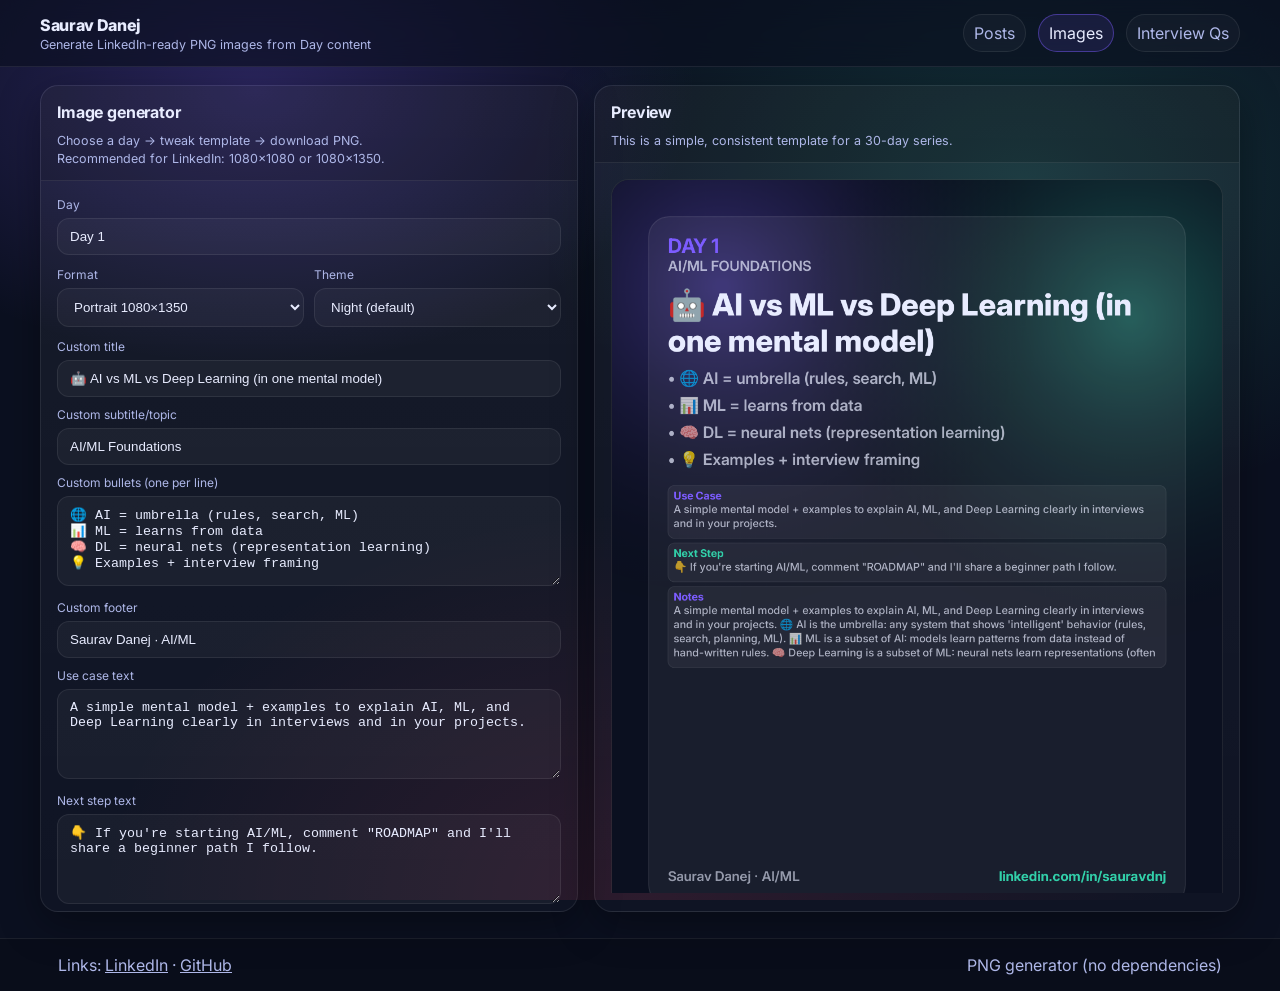
<file: images.html>
<!doctype html>
<html lang="en">
  <head>
    <meta charset="UTF-8" />
    <meta name="viewport" content="width=device-width, initial-scale=1.0" />
    <title>Images · Saurav Danej · LinkedIn Post Generator</title>
    <link rel="stylesheet" href="./styles.css" />
    <link rel="preconnect" href="https://fonts.googleapis.com" />
    <link rel="preconnect" href="https://fonts.gstatic.com" crossorigin />
    <link
      href="https://fonts.googleapis.com/css2?family=Inter:wght@400;500;600;700&display=swap"
      rel="stylesheet"
    />
    <style>
      .gen {
        display: grid;
        grid-template-columns: 1fr 1.2fr;
        gap: 16px;
        padding: 18px 0 26px;
      }
      @media (max-width: 980px) {
        .gen {
          grid-template-columns: 1fr;
        }
      }
      canvas {
        width: 100%;
        height: auto;
        border-radius: 18px;
        border: 1px solid var(--line);
        background: rgba(0, 0, 0, 0.2);
      }
      .row {
        display: flex;
        gap: 10px;
        flex-wrap: wrap;
        margin-top: 12px;
      }
      .small {
        font-size: 12.5px;
        color: var(--muted);
        line-height: 1.45;
      }
      .label {
        font-size: 12px;
        color: var(--muted);
        margin-bottom: 6px;
      }
      .field {
        width: 100%;
      }
      textarea.field {
        min-height: 90px;
        resize: vertical;
      }
    </style>
  </head>
  <body>
    <header class="topbar">
      <div class="container topbar__inner">
        <div class="brand">
          <div class="brand__title">Saurav Danej</div>
          <div class="brand__sub">Generate LinkedIn-ready PNG images from Day content</div>
        </div>
        <nav class="nav">
          <a class="nav__link" href="./index.html">Posts</a>
          <a class="nav__link" href="./images.html" aria-current="page">Images</a>
          <a class="nav__link" href="./interview.html">Interview Qs</a>
        </nav>
      </div>
    </header>

    <main class="container gen">
      <section class="panel">
        <div class="panel__header">
          <h1 class="h1">Image generator</h1>
          <div class="small" style="margin-top: 10px">
            Choose a day → tweak template → download PNG.
            <br />
            Recommended for LinkedIn: 1080×1080 or 1080×1350.
          </div>
        </div>
        <div class="detail">
          <div class="label">Day</div>
          <input id="dayInput" class="input field" list="dayList" placeholder="Type: Day 1, Day 12..." />
          <datalist id="dayList"></datalist>

          <div class="row">
            <div style="flex: 1 1 160px">
              <div class="label">Format</div>
              <select id="format" class="select field">
                <option value="1080x1080">Square 1080×1080</option>
                <option value="1080x1350" selected>Portrait 1080×1350</option>
              </select>
            </div>
            <div style="flex: 1 1 160px">
              <div class="label">Theme</div>
              <select id="theme" class="select field">
                <option value="night" selected>Night (default)</option>
                <option value="light">Light</option>
              </select>
            </div>
          </div>

          <div class="row">
            <div style="flex: 1 1 100%">
              <div class="label">Custom title</div>
              <input id="customTitle" class="input field" placeholder="Write your own post title..." />
            </div>
            <div style="flex: 1 1 100%">
              <div class="label">Custom subtitle/topic</div>
              <input id="customTopic" class="input field" placeholder="Example: RAG | AI Agents | Python" />
            </div>
            <div style="flex: 1 1 100%">
              <div class="label">Custom bullets (one per line)</div>
              <textarea id="customBullets" class="input field" placeholder="Write bullet 1&#10;Write bullet 2&#10;Write bullet 3"></textarea>
            </div>
            <div style="flex: 1 1 100%">
              <div class="label">Custom footer</div>
              <input id="customFooter" class="input field" placeholder="Example: Saurav Danej | linkedin.com/in/sauravdnj" />
            </div>
            <div style="flex: 1 1 100%">
              <div class="label">Use case text</div>
              <textarea id="customUseCase" class="input field" placeholder="Where to use this in real project..."></textarea>
            </div>
            <div style="flex: 1 1 100%">
              <div class="label">Next step text</div>
              <textarea id="customNextStep" class="input field" placeholder="Step-by-step next action..."></textarea>
            </div>
            <div style="flex: 1 1 100%">
              <div class="label">Notes text</div>
              <textarea id="customDetails" class="input field" placeholder="Additional normal notes..."></textarea>
            </div>
          </div>

          <div class="row">
            <button id="download" class="btn btn--accent">Download PNG</button>
            <button id="copytitle" class="btn">Copy title</button>
            <button id="copybullets" class="btn">Copy bullets</button>
            <button id="reset" class="btn">Reset from selected day</button>
          </div>

          <div class="mono" id="previewText" style="margin-top: 12px"></div>
        </div>
      </section>

      <section class="panel">
        <div class="panel__header">
          <h1 class="h1">Preview</h1>
          <div class="small" style="margin-top: 10px">
            This is a simple, consistent template for a 30-day series.
          </div>
        </div>
        <div class="detail">
          <canvas id="c" width="1080" height="1350"></canvas>
        </div>
      </section>
    </main>

    <footer class="footer">
      <div class="container footer__inner">
        <div class="muted">
          Links:
          <a href="https://linkedin.com/in/sauravdnj" target="_blank" rel="noreferrer">LinkedIn</a>
          ·
          <a href="https://github.com/SauravDnj/" target="_blank" rel="noreferrer">GitHub</a>
        </div>
        <div class="muted">PNG generator (no dependencies)</div>
      </div>
    </footer>

    <script>
      const $ = (s) => document.querySelector(s);
      const clamp = (n, a, b) => Math.max(a, Math.min(b, n));

      function wrapLines(ctx, text, maxWidth) {
        function splitLongToken(token, width) {
          const out = [];
          let chunk = "";
          for (const ch of token) {
            const next = chunk + ch;
            if (ctx.measureText(next).width <= width) {
              chunk = next;
            } else {
              if (chunk) out.push(chunk);
              chunk = ch;
            }
          }
          if (chunk) out.push(chunk);
          return out;
        }

        const words = text.split(/\s+/).filter(Boolean);
        const lines = [];
        let line = "";
        for (const w of words) {
          const chunks = ctx.measureText(w).width <= maxWidth ? [w] : splitLongToken(w, maxWidth);
          for (const part of chunks) {
            const test = line ? line + " " + part : part;
            if (ctx.measureText(test).width <= maxWidth) line = test;
            else {
              if (line) lines.push(line);
              line = part;
            }
          }
        }
        if (line) lines.push(line);
        return lines;
      }

      function wrapLinesLimited(ctx, text, maxWidth, maxLines) {
        const lines = wrapLines(ctx, text, maxWidth);
        if (lines.length <= maxLines) return lines;
        const out = lines.slice(0, maxLines);
        out[maxLines - 1] = ellipsisLine(ctx, out[maxLines - 1], maxWidth);
        return out;
      }

      function ellipsisLine(ctx, text, maxWidth) {
        if (ctx.measureText(text).width <= maxWidth) return text;
        const suffix = "...";
        let s = text;
        while (s.length > 0 && ctx.measureText(s + suffix).width > maxWidth) {
          s = s.slice(0, -1);
        }
        return s + suffix;
      }

      function drawRoundedRect(ctx, x, y, w, h, r) {
        const rr = clamp(r, 0, Math.min(w, h) / 2);
        ctx.beginPath();
        ctx.moveTo(x + rr, y);
        ctx.arcTo(x + w, y, x + w, y + h, rr);
        ctx.arcTo(x + w, y + h, x, y + h, rr);
        ctx.arcTo(x, y + h, x, y, rr);
        ctx.arcTo(x, y, x + w, y, rr);
        ctx.closePath();
      }

      function fitTextLines(ctx, lines, startSize, minSize, maxWidth, maxLines) {
        let size = startSize;
        let finalLines = [];
        while (size >= minSize) {
          ctx.font = `800 ${size}px Inter, Arial`;
          const out = [];
          for (const txt of lines) {
            const wrapped = wrapLinesLimited(ctx, txt, maxWidth, maxLines);
            out.push(...wrapped);
          }
          if (out.length <= maxLines) {
            finalLines = out;
            break;
          }
          size -= 2;
        }
        if (!finalLines.length) {
          ctx.font = `800 ${minSize}px Inter, Arial`;
          finalLines = [];
          for (const txt of lines) finalLines.push(...wrapLinesLimited(ctx, txt, maxWidth, maxLines));
          finalLines = finalLines.slice(0, maxLines);
        }
        return { size: Math.max(size, minSize), lines: finalLines };
      }

      function buildDefaultDetails(p) {
        const body = (p.body || []).slice(0, 3).join(" ");
        const cta = p.cta ? ` Action: ${p.cta}` : "";
        return `${p.summary || ""} ${body}${cta}`.trim();
      }

      function drawSection(ctx, cfg) {
        const { x, y, w, maxH, title, text, isLight, accent, bodyColor, W } = cfg;
        if (!text || !text.trim()) return 0;

        const fs = Math.round(W * 0.018);
        const lh = Math.round(fs * 1.34);
        ctx.font = `500 ${fs}px Inter, Arial`;
        const lines = wrapLinesLimited(ctx, text.trim(), w - 20, 6);
        const bodyLines = Math.max(1, Math.min(lines.length, 4));
        const neededH = 34 + bodyLines * lh + 10;
        const h = Math.max(56, Math.min(neededH, maxH));
        if (h < 56) return 0;

        drawRoundedRect(ctx, x, y, w, h, 12);
        ctx.fillStyle = isLight ? "rgba(11,16,32,.05)" : "rgba(255,255,255,.05)";
        ctx.fill();
        ctx.strokeStyle = isLight ? "rgba(11,16,32,.10)" : "rgba(255,255,255,.10)";
        ctx.lineWidth = 1.2;
        ctx.stroke();

        ctx.fillStyle = accent;
        ctx.font = `700 ${Math.round(W * 0.018)}px Inter, Arial`;
        ctx.fillText(title, x + 10, y + 10);

        ctx.fillStyle = bodyColor;
        ctx.font = `500 ${fs}px Inter, Arial`;
        let ty = y + 34;
        for (const line of lines) {
          if (ty > y + h - lh) break;
          ctx.fillText(line, x + 10, ty);
          ty += lh;
        }
        return h;
      }

      function renderCard({ p, format, theme }) {
        const [W, H] = format.split("x").map((n) => Number(n));
        const canvas = $("#c");
        canvas.width = W;
        canvas.height = H;
        const ctx = canvas.getContext("2d");

        const isLight = theme === "light";
        const bg = isLight ? "#f7f8ff" : "#0b1020";
        const panel = isLight ? "rgba(255,255,255,.92)" : "rgba(255,255,255,.06)";
        const text = isLight ? "#0b1020" : "#e8ecff";
        const muted = isLight ? "rgba(11,16,32,.68)" : "rgba(232,236,255,.70)";
        const accent = "#7c5cff";
        const accent2 = "#32d0aa";

        // background
        ctx.fillStyle = bg;
        ctx.fillRect(0, 0, W, H);
        // glow
        ctx.globalAlpha = isLight ? 0.18 : 0.35;
        const g1 = ctx.createRadialGradient(W * 0.18, H * 0.14, 10, W * 0.18, H * 0.14, W * 0.55);
        g1.addColorStop(0, accent);
        g1.addColorStop(1, "transparent");
        ctx.fillStyle = g1;
        ctx.fillRect(0, 0, W, H);
        const g2 = ctx.createRadialGradient(W * 0.85, H * 0.18, 10, W * 0.85, H * 0.18, W * 0.55);
        g2.addColorStop(0, accent2);
        g2.addColorStop(1, "transparent");
        ctx.fillStyle = g2;
        ctx.fillRect(0, 0, W, H);
        ctx.globalAlpha = 1;

        // card
        const pad = Math.round(W * 0.06);
        const x = pad;
        const y = pad;
        const w = W - pad * 2;
        const h = H - pad * 2;
        drawRoundedRect(ctx, x, y, w, h, 36);
        ctx.fillStyle = panel;
        ctx.fill();
        ctx.strokeStyle = isLight ? "rgba(11,16,32,.10)" : "rgba(255,255,255,.10)";
        ctx.lineWidth = 2;
        ctx.stroke();

        // header
        ctx.textBaseline = "top";
        const day = `DAY ${p.day}`;
        const topic = (p.customTopic || p.topic || "").toUpperCase();
        ctx.fillStyle = accent;
        ctx.font = `700 ${Math.round(W * 0.032)}px Inter, Arial`;
        ctx.fillText(day, x + 34, y + 36);

        ctx.fillStyle = muted;
        ctx.font = `600 ${Math.round(W * 0.023)}px Inter, Arial`;
        ctx.fillText(ellipsisLine(ctx, topic, w - 68), x + 34, y + 76);

        // clip content area to avoid any overflow
        const contentX = x + 34;
        const contentY = y + 126;
        const contentW = w - 68;
        const contentH = h - 200;
        ctx.save();
        ctx.beginPath();
        ctx.rect(contentX - 2, contentY - 2, contentW + 4, contentH + 4);
        ctx.clip();

        // title
        ctx.fillStyle = text;
        const titleFit = fitTextLines(
          ctx,
          [p.customTitle || p.title],
          Math.round(W * 0.050),
          Math.round(W * 0.030),
          contentW,
          4,
        );
        ctx.font = `800 ${titleFit.size}px Inter, Arial`;
        let ty = contentY + 6;
        const titleLineH = Math.round(titleFit.size * 1.18);
        for (const line of titleFit.lines) {
          ctx.fillText(line, contentX, ty);
          ty += titleLineH;
        }

        // bullets
        const sourceBullets =
          p.customBullets && p.customBullets.length
            ? p.customBullets
            : (p.image_bullets && p.image_bullets.length ? p.image_bullets : p.body);
        const bullets = sourceBullets.slice(0, 7);
        const bulletSize = Math.round(W * 0.026);
        ctx.font = `600 ${bulletSize}px Inter, Arial`;
        ctx.fillStyle = muted;
        let by = ty + 14;
        const maxW = contentW;
        const bulletLineH = Math.round(bulletSize * 1.38);
        const footerTop = y + h - 82;
        const reserveForSections = Math.round(H * 0.23);
        const bottomLimit = footerTop - reserveForSections;
        for (const b of bullets) {
          const lines = wrapLinesLimited(ctx, "• " + b, maxW, 2);
          for (const l of lines.slice(0, 2)) {
            if (by > bottomLimit) break;
            ctx.fillText(l, contentX, by);
            by += bulletLineH;
          }
          by += Math.round(W * 0.008);
          if (by > bottomLimit) break;
        }

        // normal step-by-step sections (adaptive: empty sections are skipped)
        let sy = by + 10;
        const sectionW = contentW;
        const sectionGap = 8;
        const sectionBottom = footerTop - 8;
        const availableTotal = Math.max(0, sectionBottom - sy);
        const perSectionMax = Math.max(58, Math.floor((availableTotal - 2 * sectionGap) / 3));

        const used1 = drawSection(ctx, {
          x: contentX,
          y: sy,
          w: sectionW,
          maxH: perSectionMax,
          title: "Use Case",
          text: (p.customUseCase || "").trim(),
          isLight,
          accent,
          bodyColor: muted,
          W,
        });
        if (used1) sy += used1 + sectionGap;

        const used2 = drawSection(ctx, {
          x: contentX,
          y: sy,
          w: sectionW,
          maxH: perSectionMax,
          title: "Next Step",
          text: (p.customNextStep || "").trim(),
          isLight,
          accent: accent2,
          bodyColor: muted,
          W,
        });
        if (used2) sy += used2 + sectionGap;

        drawSection(ctx, {
          x: contentX,
          y: sy,
          w: sectionW,
          maxH: Math.max(56, sectionBottom - sy),
          title: "Notes",
          text: (p.customDetails || "").trim(),
          isLight,
          accent,
          bodyColor: muted,
          W,
        });
        ctx.restore();

        // footer
        ctx.fillStyle = isLight ? "rgba(11,16,32,.55)" : "rgba(232,236,255,.60)";
        ctx.font = `600 ${Math.round(W * 0.022)}px Inter, Arial`;
        const footerText = p.customFooter || "Saurav Danej · AI/ML";
        const leftMax = Math.floor((w - 68) * 0.58);
        ctx.fillText(ellipsisLine(ctx, footerText, leftMax), x + 34, y + h - 62);

        ctx.fillStyle = accent2;
        ctx.font = `700 ${Math.round(W * 0.022)}px Inter, Arial`;
        ctx.textAlign = "right";
        const rightMax = Math.floor((w - 68) * 0.36);
        ctx.fillText(ellipsisLine(ctx, "linkedin.com/in/sauravdnj", rightMax), x + w - 34, y + h - 62);
        ctx.textAlign = "left";
      }

      function parseHash() {
        const m = location.hash.match(/#day-(\d+)/);
        return m ? Number(m[1]) : null;
      }

      async function main() {
        const res = await fetch("./content/posts.json");
        const posts = await res.json();

        const dayInput = $("#dayInput");
        const dayList = $("#dayList");
        for (const p of posts) {
          const opt = document.createElement("option");
          opt.value = `Day ${p.day}`;
          opt.label = `Day ${p.day} · ${p.title}`;
          dayList.appendChild(opt);
        }

        const state = {
          posts,
          day: parseHash() || 1,
          format: $("#format").value,
          theme: $("#theme").value,
          customTitle: "",
          customTopic: "",
          customBullets: "",
          customFooter: "",
          customUseCase: "",
          customNextStep: "",
          customDetails: "",
        };

        const titleInput = $("#customTitle");
        const topicInput = $("#customTopic");
        const bulletsInput = $("#customBullets");
        const footerInput = $("#customFooter");
        const useCaseInput = $("#customUseCase");
        const nextStepInput = $("#customNextStep");
        const detailsInput = $("#customDetails");

        function hydrateFromDay(p) {
          state.customTitle = p.title || "";
          state.customTopic = p.topic || "";
          state.customBullets = ((p.image_bullets && p.image_bullets.length ? p.image_bullets : p.body) || []).slice(0, 8).join("\n");
          state.customFooter = "Saurav Danej · AI/ML";
          state.customUseCase = p.summary || "";
          state.customNextStep = p.cta || "Pick one point and implement it today.";
          state.customDetails = buildDefaultDetails(p);
          titleInput.value = state.customTitle;
          topicInput.value = state.customTopic;
          bulletsInput.value = state.customBullets;
          footerInput.value = state.customFooter;
          useCaseInput.value = state.customUseCase;
          nextStepInput.value = state.customNextStep;
          detailsInput.value = state.customDetails;
        }

        const sync = () => {
          const p = posts.find((x) => x.day === Number(state.day)) || posts[0];
          const vm = {
            ...p,
            customTitle: state.customTitle.trim(),
            customTopic: state.customTopic.trim(),
            customBullets: state.customBullets
              .split(/\r?\n/)
              .map((x) => x.trim())
              .filter(Boolean),
            customFooter: state.customFooter.trim(),
            customUseCase: state.customUseCase.trim(),
            customNextStep: state.customNextStep.trim(),
            customDetails: state.customDetails.trim(),
          };
          const bullets =
            vm.customBullets && vm.customBullets.length
              ? vm.customBullets.slice(0, 8)
              : (p.image_bullets && p.image_bullets.length ? p.image_bullets : p.body).slice(0, 8);
          $("#previewText").textContent =
            `${vm.customTitle || p.title}\n\n` +
            bullets.map((b) => `- ${b}`).join("\n") +
            `\n\nUse Case:\n${vm.customUseCase || ""}\n\nNext Step:\n${vm.customNextStep || ""}\n\nNotes:\n${vm.customDetails || buildDefaultDetails(p)}`;
          renderCard({ p: vm, format: state.format, theme: state.theme });
          location.hash = `day-${p.day}`;
        };

        dayInput.value = `Day ${state.day}`;
        hydrateFromDay(posts.find((x) => x.day === Number(state.day)) || posts[0]);

        async function ensureFontsReady() {
          try {
            if (document.fonts && document.fonts.ready) {
              await document.fonts.ready;
            }
          } catch {
            // continue with fallback fonts
          }
        }
        await ensureFontsReady();
        sync();

        function parseDayInput(v) {
          const m = String(v || "").match(/(\d+)/);
          const n = m ? Number(m[1]) : NaN;
          if (!Number.isFinite(n)) return null;
          return clamp(n, 1, posts.length);
        }

        dayInput.addEventListener("input", () => {
          const d = parseDayInput(dayInput.value);
          if (!d) return;
          state.day = d;
          const p = posts.find((x) => x.day === Number(state.day)) || posts[0];
          hydrateFromDay(p);
          sync();
        });
        $("#format").addEventListener("change", () => {
          state.format = $("#format").value;
          sync();
        });
        $("#theme").addEventListener("change", () => {
          state.theme = $("#theme").value;
          sync();
        });

        $("#download").addEventListener("click", () => {
          const a = document.createElement("a");
          a.download = `saurav-danej-day-${String(state.day).padStart(2, "0")}.png`;
          a.href = $("#c").toDataURL("image/png");
          a.click();
        });
        $("#copytitle").addEventListener("click", async () => {
          const p = posts.find((x) => x.day === Number(state.day)) || posts[0];
          await navigator.clipboard.writeText(state.customTitle.trim() || p.title);
          $("#copytitle").textContent = "Copied!";
          setTimeout(() => ($("#copytitle").textContent = "Copy title"), 900);
        });
        $("#copybullets").addEventListener("click", async () => {
          const p = posts.find((x) => x.day === Number(state.day)) || posts[0];
          const bullets =
            state.customBullets.trim().length > 0
              ? state.customBullets
                  .split(/\r?\n/)
                  .map((x) => x.trim())
                  .filter(Boolean)
              : (p.image_bullets && p.image_bullets.length ? p.image_bullets : p.body).slice(0, 8);
          await navigator.clipboard.writeText(bullets.map((b) => `- ${b}`).join("\n"));
          $("#copybullets").textContent = "Copied!";
          setTimeout(() => ($("#copybullets").textContent = "Copy bullets"), 900);
        });
        $("#reset").addEventListener("click", () => {
          const p = posts.find((x) => x.day === Number(state.day)) || posts[0];
          hydrateFromDay(p);
          sync();
        });

        titleInput.addEventListener("input", () => {
          state.customTitle = titleInput.value;
          sync();
        });
        topicInput.addEventListener("input", () => {
          state.customTopic = topicInput.value;
          sync();
        });
        bulletsInput.addEventListener("input", () => {
          state.customBullets = bulletsInput.value;
          sync();
        });
        footerInput.addEventListener("input", () => {
          state.customFooter = footerInput.value;
          sync();
        });
        useCaseInput.addEventListener("input", () => {
          state.customUseCase = useCaseInput.value;
          sync();
        });
        nextStepInput.addEventListener("input", () => {
          state.customNextStep = nextStepInput.value;
          sync();
        });
        detailsInput.addEventListener("input", () => {
          state.customDetails = detailsInput.value;
          sync();
        });

        window.addEventListener("hashchange", () => {
          const d = parseHash();
          if (d) {
            state.day = d;
            dayInput.value = `Day ${d}`;
            const p = posts.find((x) => x.day === Number(state.day)) || posts[0];
            hydrateFromDay(p);
            sync();
          }
        });
      }

      main().catch((e) => {
        document.body.innerHTML = `<div class="container" style="padding:24px"><div class="panel"><div class="detail"><div class="muted">Failed to load content. Use a local web server.</div><div class="mono">${String(
          e && e.stack ? e.stack : e,
        )}</div></div></div></div>`;
      });
    </script>
  </body>
</html>
</file>
<file: styles.css>
:root{
  --bg:#0b1020;
  --panel:#0f1733;
  --panel2:#0c142d;
  --text:#e8ecff;
  --muted:#aeb7e8;
  --line:rgba(255,255,255,.08);
  --accent:#7c5cff;
  --accent2:#32d0aa;
  --danger:#ff4d6d;
  --shadow: 0 12px 40px rgba(0,0,0,.35);
  --radius: 18px;
}
*{box-sizing:border-box}
html,body{height:100%}
body{
  margin:0;
  font-family: Inter, system-ui, -apple-system, Segoe UI, Roboto, Arial, sans-serif;
  color:var(--text);
  background:
    radial-gradient(800px 500px at 20% 10%, rgba(124,92,255,.28), transparent 55%),
    radial-gradient(900px 600px at 80% 20%, rgba(50,208,170,.18), transparent 55%),
    radial-gradient(900px 650px at 50% 100%, rgba(255,77,109,.12), transparent 60%),
    var(--bg);
  background-attachment: fixed;
}
a{color:inherit}
.container{max-width:1200px; margin:0 auto; padding:0 18px}

.topbar{
  position:sticky; top:0; z-index:50;
  backdrop-filter: blur(14px);
  background: rgba(11,16,32,.62);
  border-bottom:1px solid var(--line);
}
.topbar__inner{display:flex; align-items:center; justify-content:space-between; gap:18px; padding:14px 0}
.brand__title{font-weight:800; letter-spacing:-.02em}
.brand__sub{color:var(--muted); font-size:12.5px; margin-top:2px}
.nav{display:flex; gap:12px; flex-wrap:wrap; justify-content:flex-end}
.nav__link{
  text-decoration:none;
  color:var(--muted);
  border:1px solid var(--line);
  padding:8px 10px;
  border-radius:999px;
  background: rgba(255,255,255,.03);
}
.nav__link[aria-current="page"]{color:var(--text); border-color:rgba(124,92,255,.45); background: rgba(124,92,255,.12)}
.layout{display:grid; grid-template-columns: 1fr 1.25fr; gap:16px; padding:18px 0 26px}
@media (max-width: 980px){ .layout{grid-template-columns:1fr; } .panel--detail{min-height: 420px}}

.panel{
  background: linear-gradient(180deg, rgba(255,255,255,.05), rgba(255,255,255,.02));
  border:1px solid var(--line);
  border-radius: var(--radius);
  box-shadow: var(--shadow);
  overflow:hidden;
}
.panel__header{padding:16px 16px 12px; border-bottom:1px solid var(--line); background: rgba(0,0,0,.14)}
.h1{margin:0; font-size:16px; letter-spacing:-.01em}
.controls{display:flex; gap:10px; margin-top:12px; flex-wrap:wrap}
.input,.select{
  background: rgba(255,255,255,.04);
  color: var(--text);
  border:1px solid var(--line);
  border-radius: 12px;
  padding:10px 12px;
  outline:none;
}
.input{flex: 1 1 260px}
.select{flex: 0 0 190px}
.input::placeholder{color: rgba(232,236,255,.55)}

.postlist{padding:10px; display:flex; flex-direction:column; gap:10px; max-height: calc(100vh - 170px); overflow:auto}
.card{
  background: rgba(15,23,51,.55);
  border:1px solid var(--line);
  border-radius: 14px;
  padding:12px 12px;
  cursor:pointer;
  transition: transform .18s ease, border-color .22s ease, background .22s ease, box-shadow .22s ease;
}
.card:hover{transform: translateY(-2px); border-color: rgba(124,92,255,.35); background: rgba(124,92,255,.08); box-shadow: 0 8px 24px rgba(0,0,0,.25)}
.card__top{display:flex; align-items:center; justify-content:space-between; gap:10px}
.pill{
  display:inline-flex; align-items:center; gap:8px;
  font-size:12px; color: var(--muted);
  border:1px solid var(--line);
  padding:5px 10px;
  border-radius: 999px;
  background: rgba(255,255,255,.03);
}
.pill strong{color: var(--text); font-weight:700}
.title{margin:10px 0 0; font-size:14px; font-weight:700; letter-spacing:-.01em}
.subtitle{margin:6px 0 0; color: var(--muted); font-size:12.5px; line-height:1.35}
.tags{display:flex; gap:8px; flex-wrap:wrap; margin-top:10px}
.tag{
  font-size:11.5px;
  color: rgba(232,236,255,.8);
  padding:5px 9px;
  border-radius:999px;
  background: rgba(50,208,170,.08);
  border:1px solid rgba(50,208,170,.22);
}
.tag--a{background: rgba(124,92,255,.10); border-color: rgba(124,92,255,.22)}
.tag--b{background: rgba(255,77,109,.08); border-color: rgba(255,77,109,.18)}

.detail{padding:16px; max-height: calc(100vh - 170px); overflow:auto}
.detail.empty{display:flex; align-items:center; justify-content:center; min-height: 420px}
.detail__meta{display:flex; align-items:center; justify-content:space-between; gap:12px; flex-wrap:wrap}
.detail__title{margin:10px 0 0; font-size:18px; letter-spacing:-.02em}
.detail__desc{margin:10px 0 0; color: var(--muted); line-height:1.5}
.btnrow{display:flex; gap:10px; flex-wrap:wrap; margin-top:12px}
.btn{
  border:1px solid var(--line);
  background: rgba(255,255,255,.04);
  color: var(--text);
  padding:10px 12px;
  border-radius: 12px;
  cursor:pointer;
  text-decoration:none;
  display:inline-flex; align-items:center; gap:8px;
}
.btn:hover{transform: translateY(-1px); border-color: rgba(124,92,255,.45)}
.btn--accent{border-color: rgba(124,92,255,.48); background: rgba(124,92,255,.16)}
.btn--danger{border-color: rgba(255,77,109,.40); background: rgba(255,77,109,.12)}
.mono{
  margin-top:14px;
  border:1px solid var(--line);
  background: rgba(0,0,0,.22);
  border-radius: 14px;
  padding:12px;
  white-space:pre-wrap;
  font-family: ui-monospace, SFMono-Regular, Menlo, Monaco, Consolas, "Liberation Mono", monospace;
  font-size: 12.5px;
  line-height:1.45;
}
.split{
  display:grid;
  grid-template-columns: 1fr;
  gap:12px;
  margin-top:14px;
}
.diagram{
  border:1px solid var(--line);
  background: rgba(0,0,0,.18);
  border-radius: 14px;
  padding:12px;
}
.muted{color: var(--muted)}
.footer{border-top:1px solid var(--line); background: rgba(0,0,0,.18); padding:16px 0}
.footer__inner{display:flex; align-items:center; justify-content:space-between; gap:12px; flex-wrap:wrap}

.animate-fade{
  animation: fadeIn .35s ease both;
}
@keyframes fadeIn{
  from{opacity:0; transform:translateY(6px)}
  to{opacity:1; transform:translateY(0)}
}

/* PDF / print */
@media print{
  body{
    background:#fff !important;
    color:#111;
    -webkit-print-color-adjust: exact;
    print-color-adjust: exact;
  }
  .topbar,.footer,.controls,.btnrow{display:none !important}
  .panel{box-shadow:none; border:1px solid #ddd}
  .layout{grid-template-columns:1fr}
  .detail{max-height:none; overflow:visible}
  a{color:#111; text-decoration:none}
  .mono,.diagram{background:#fff}
}
</file>
